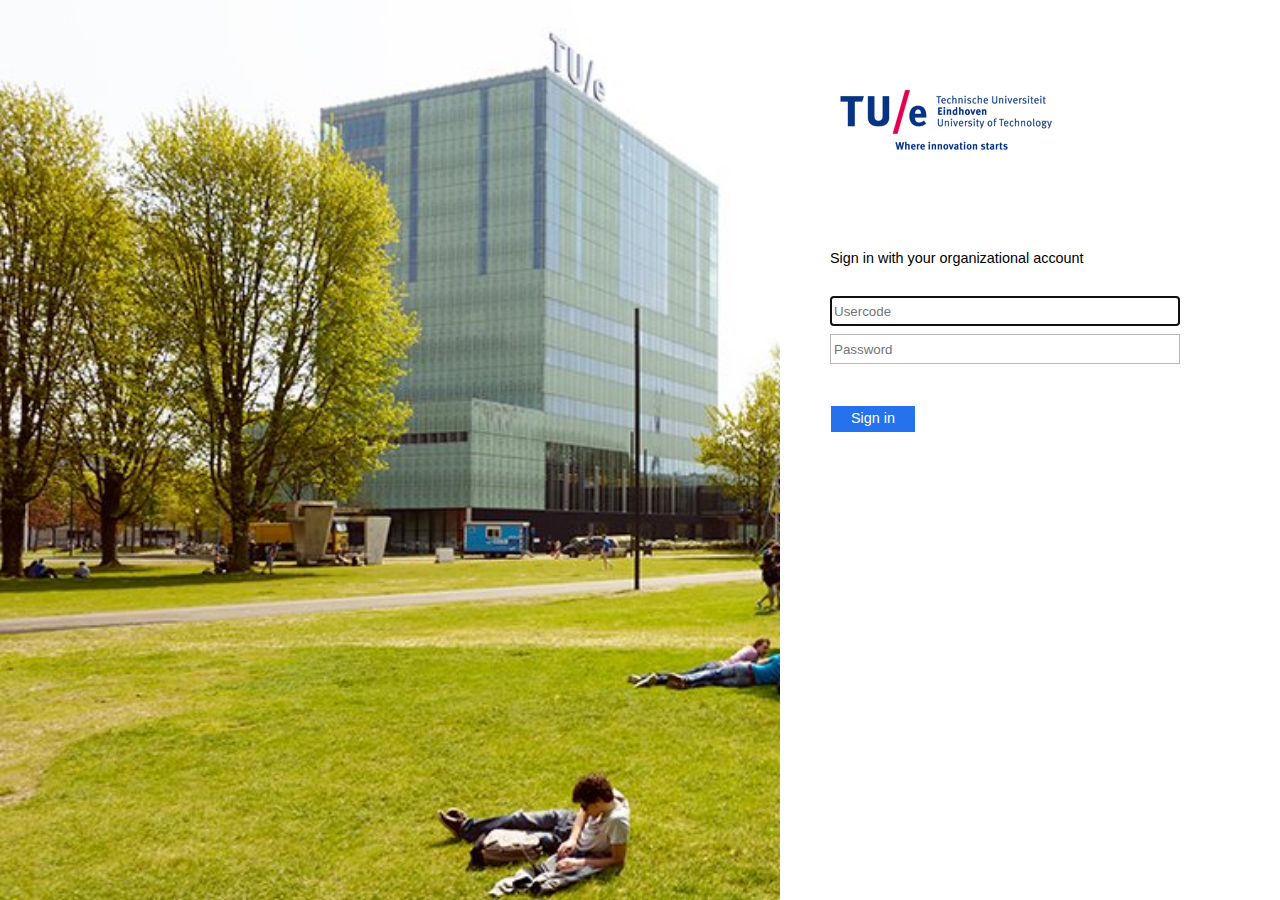
<file: index.html>
<!DOCTYPE html>
<html lang="en-US">
    <head>
        <meta http-equiv="X-UA-Compatible" content="IE=10.000"/>
        <meta name="viewport" content="width=device-width, initial-scale=1.0, maximum-scale=1.0, user-scalable=no"/>
        <meta http-equiv="content-type" content="text/html;charset=UTF-8" />
        <meta http-equiv="cache-control" content="no-cache,no-store"/>
        <meta http-equiv="pragma" content="no-cache"/>
        <meta http-equiv="expires" content="-1"/>
        <meta name='mswebdialog-title' content='Connecting to Technische Universiteit Eindhoven'/>

        <title>Sign In</title>
        <script type='text/javascript'>
//<![CDATA[
function LoginErrors(){this.userNameFormatError = 'Enter your user ID in the format \u0026quot;domain\\user\u0026quot; or \u0026quot;user@domain\u0026quot;.'; this.passwordEmpty = 'Enter your password.'; this.passwordTooLong = 'Password must be shorter than 128 characters.';}; var maxPasswordLength = 128;
//]]>
</script>

<script type='text/javascript'>
//<![CDATA[
// Copyright (c) Microsoft Corporation.  All rights reserved.
function InputUtil(errTextElementID, errDisplayElementID) {

    if (!errTextElementID)  errTextElementID = 'errorText'; 
    if (!errDisplayElementID)  errDisplayElementID = 'error'; 

    this.hasFocus = false;
    this.errLabel = document.getElementById(errTextElementID);
    this.errDisplay = document.getElementById(errDisplayElementID);
};
InputUtil.prototype.canDisplayError = function () {
    return this.errLabel && this.errDisplay;
}
InputUtil.prototype.checkError = function () {
    if (!this.canDisplayError){
        throw new Error ('Error element not present');
    }
    if (this.errLabel && this.errLabel.innerHTML) {
        this.errDisplay.style.display = '';        
        var cause = this.errLabel.getAttribute('for');
        if (cause) {
            var causeNode = document.getElementById(cause);
            if (causeNode && causeNode.value) {
                causeNode.focus();
                this.hasFocus = true;
            }
        }
    }
    else {
        this.errDisplay.style.display = 'none';
    }
};
InputUtil.prototype.setInitialFocus = function (input) {
    if (this.hasFocus) return;
    var node = document.getElementById(input);
    if (node) {
        if ((/^\s*$/).test(node.value)) {
            node.focus();
            this.hasFocus = true;
        }
    }
};
InputUtil.prototype.setError = function (input, errorMsg) {
    if (!this.canDisplayError) {
        throw new Error('Error element not present');
    }
    input.focus();

    if (errorMsg) {
        this.errLabel.innerHTML = errorMsg;
    }
    this.errLabel.setAttribute('for', input.id);
    this.errDisplay.style.display = '';
};
InputUtil.makePlaceholder = function (input) {
    var ua = navigator.userAgent;

    if (ua != null && 
        (ua.match(/MSIE 9.0/) != null || 
         ua.match(/MSIE 8.0/) != null ||
         ua.match(/MSIE 7.0/) != null)) {
        var node = document.getElementById(input);
        if (node) {
            var placeholder = node.getAttribute("placeholder");
            if (placeholder != null && placeholder != '') {
                var label = document.createElement('input');
                label.type = "text";
                label.value = placeholder;
                label.readOnly = true;
                label.style.position = 'absolute';
                label.style.borderColor = 'transparent';
                label.className = node.className + ' hint';
                label.tabIndex = -1;
                label.onfocus = function () { this.nextSibling.focus(); };

                node.style.position = 'relative';
                node.parentNode.style.position = 'relative';
                node.parentNode.insertBefore(label, node);
                node.onkeyup = function () { InputUtil.showHint(this); };
                node.onblur = function () { InputUtil.showHint(this); };
                node.style.background = 'transparent';

                node.setAttribute("placeholder", "");
                InputUtil.showHint(node);
            }
        }
    }
};
InputUtil.focus = function (inputField) {
    var node = document.getElementById(inputField);
    if (node) node.focus();
};
InputUtil.hasClass = function(node, clsName) {
    return node.className.match(new RegExp('(\\s|^)' + clsName + '(\\s|$)'));
};
InputUtil.addClass = function(node, clsName) {
    if (!this.hasClass(node, clsName)) node.className += " " + clsName;
};
InputUtil.removeClass = function(node, clsName) {
    if (this.hasClass(node, clsName)) {
        var reg = new RegExp('(\\s|^)' + clsName + '(\\s|$)');
        node.className = node.className.replace(reg, ' ');
    }
};
InputUtil.showHint = function (node, gotFocus) {
    if (node.value && node.value != '') {
        node.previousSibling.style.display = 'none';
    }
    else {
        node.previousSibling.style.display = '';
    }
};
//]]>
</script>


        
        <link rel="stylesheet" href="style.css" /><style>.illustrationClass {background-image:url(illustration.jpg);}</style>

    </head>
    <body dir="ltr" class="body">
    <div id="noScript" style="position:static; width:100%; height:100%; z-index:100">
        <h1>JavaScript required</h1>
        <p>JavaScript is required. This web browser does not support JavaScript or JavaScript in this web browser is not enabled.</p>
        <p>To find out if your web browser supports JavaScript or to enable JavaScript, see web browser help.</p>
    </div>
    <script type="text/javascript" language="JavaScript">
         document.getElementById("noScript").style.display = "none";
    </script>
    <div id="fullPage">
        <div id="brandingWrapper" class="float">
            <div id="branding"></div>
        </div>
        <div id="contentWrapper" class="float">
            <div id="content">
                <div id="header">
                    <img class="logoImage" src="logo.gif" alt="Technische Universiteit Eindhoven"/>
                </div>
                <div id="workArea">
                    
    <div id="authArea" class="groupMargin">
        
        
    <div id="loginArea">        
        <div id="loginMessage" class="groupMargin">Sign in with your organizational account</div>

        <form method="post" id="loginForm" autocomplete="off" novalidate="novalidate" onKeyPress="if (event && event.keyCode == 13) Login.submitLoginRequest();" action="/adfs/ls/idpInitiatedSignon.aspx" >
            <div id="error" class="fieldMargin error smallText">
                <label id="errorText" for=""></label>
            </div>

            <div id="formsAuthenticationArea">
                <div id="userNameArea">
                    <input id="userNameInput" name="UserName" type="email" value="" tabindex="1" class="text fullWidth" 
                        spellcheck="false" placeholder="someone@example.com" autocomplete="off"/>     
                </div>

                <div id="passwordArea">
                     <input id="passwordInput" name="Password" type="password" tabindex="2" class="text fullWidth" 
                        placeholder="Password" autocomplete="off"/>                                   
                </div>
                <div id="kmsiArea" style="display:none">
                    <input type="checkbox" name="Kmsi" id="kmsiInput" value="true" tabindex="3" />
                    <label for="kmsiInput">Keep me signed in</label>
                </div>
                <div id="submissionArea" class="submitMargin">
                    <span id="submitButton" class="submit" tabindex="4" 
                        onKeyPress="if (event && event.keyCode == 32) Login.submitLoginRequest();" 
                        onclick="return Login.submitLoginRequest();">Sign in</span>
                </div>
            </div>
            <input id="optionForms" type="hidden" name="AuthMethod" value="FormsAuthentication"/>
        </form>

             <div id="authOptions">
        <form id="options"  method="post" action="https://sts.tue.nl:443/adfs/ls/idpInitiatedSignon.aspx">
            <script type="text/javascript">
                function SelectOption(option) {
                    var i = document.getElementById('optionSelection');
                    i.value = option;
                    document.forms['options'].submit();
                    return false;
                }
            </script>
            <input id="optionSelection" type="hidden" name="AuthMethod" />
            <div class='groupMargin'></div>
        </form>
      </div>

        <div id="introduction" class="groupMargin">
                                 
        </div>

        <script type="text/javascript">
        //<![CDATA[

            function Login() {
            }

            Login.userNameInput = 'userNameInput';
            Login.passwordInput = 'passwordInput';

            Login.initialize = function () {

                var u = new InputUtil();

                u.checkError();
                u.setInitialFocus(Login.userNameInput);
                u.setInitialFocus(Login.passwordInput);
            }();

            Login.submitLoginRequest = function () { 
                var u = new InputUtil();
                var e = new LoginErrors();

                var userName = document.getElementById(Login.userNameInput);
                var password = document.getElementById(Login.passwordInput);

                if (!userName.value || !userName.value.match('[@\\\\]')) {
                    u.setError(userName, e.userNameFormatError);
                    return false;
                }

                if (!password.value) {
                    u.setError(password, e.passwordEmpty);
                    return false;
                }

                if (password.value.length > maxPasswordLength) {
                    u.setError(password, e.passwordTooLong);
                    return false;
                }

                document.forms['loginForm'].submit();
                return false;
            };

            InputUtil.makePlaceholder(Login.userNameInput);
            InputUtil.makePlaceholder(Login.passwordInput);
        //]]>
        </script>
    </div>

    </div>

                </div>
                <div id="footerPlaceholder"></div>
            </div>
            <div id="footer">
                <div id="footerLinks" class="floatReverse">
                     <div><span id="copyright">&#169; 2013 Microsoft</span></div>
                </div>
            </div>
        </div> 
    </div>
    <script type='text/javascript'>
//<![CDATA[
// Copyright (c) Microsoft Corporation.  All rights reserved.

// This file contains several workarounds on inconsistent browser behaviors that administrators may customize.
"use strict";

// iPhone email friendly keyboard does not include "\" key, use regular keyboard instead.
// Note change input type does not work on all versions of all browsers.
if (navigator.userAgent.match(/iPhone/i) != null) {
    var emails = document.querySelectorAll("input[type='email']");
    if (emails) {
        for (var i = 0; i < emails.length; i++) {
            emails[i].type = 'text';
        }
    }
}

// In the CSS file we set the ms-viewport to be consistent with the device dimensions, 
// which is necessary for correct functionality of immersive IE. 
// However, for Windows 8 phone we need to reset the ms-viewport's dimension to its original
// values (auto), otherwise the viewport dimensions will be wrong for Windows 8 phone.
// Windows 8 phone has agent string 'IEMobile 10.0'
if (navigator.userAgent.match(/IEMobile\/10\.0/)) {
    var msViewportStyle = document.createElement("style");
    msViewportStyle.appendChild(
        document.createTextNode(
            "@-ms-viewport{width:auto!important}"
        )
    );
    msViewportStyle.appendChild(
        document.createTextNode(
            "@-ms-viewport{height:auto!important}"
        )
    );
    document.getElementsByTagName("head")[0].appendChild(msViewportStyle);
}

// If the innerWidth is defined, use it as the viewport width.
if (window.innerWidth && window.outerWidth && window.innerWidth !== window.outerWidth) {
    var viewport = document.querySelector("meta[name=viewport]");
    viewport.setAttribute('content', 'width=' + window.innerWidth + 'px; initial-scale=1.0; maximum-scale=1.0');
}

// Gets the current style of a specific property for a specific element.
function getStyle(element, styleProp) {
    var propStyle = null;

    if (element && element.currentStyle) {
        propStyle = element.currentStyle[styleProp];
    }
    else if (element && window.getComputedStyle) {
        propStyle = document.defaultView.getComputedStyle(element, null).getPropertyValue(styleProp);
    }

    return propStyle;
}

// The script below is used for downloading the illustration image 
// only when the branding is displaying. This script work together
// with the code in PageBase.cs that sets the html inline style
// containing the class 'illustrationClass' with the background image.
var computeLoadIllustration = function () {
    var branding = document.getElementById("branding");
    var brandingDisplay = getStyle(branding, "display");
    var brandingWrapperDisplay = getStyle(document.getElementById("brandingWrapper"), "display");

    if (brandingDisplay && brandingDisplay !== "none" &&
        brandingWrapperDisplay && brandingWrapperDisplay !== "none") {
        var newClass = "illustrationClass";

        if (branding.classList && branding.classList.add) {
            branding.classList.add(newClass);
        } else if (branding.className !== undefined) {
            branding.className += " " + newClass;
        }
        if (window.removeEventListener) {
            window.removeEventListener('load', computeLoadIllustration, false);
            window.removeEventListener('resize', computeLoadIllustration, false);
        }
        else if (window.detachEvent) {
            window.detachEvent('onload', computeLoadIllustration);
            window.detachEvent('onresize', computeLoadIllustration);
        }
    }
};

if (window.addEventListener) {
    window.addEventListener('resize', computeLoadIllustration, false);
    window.addEventListener('load', computeLoadIllustration, false);
}
else if (window.attachEvent) {
    window.attachEvent('onresize', computeLoadIllustration);
    window.attachEvent('onload', computeLoadIllustration);
}

if (typeof Login != 'undefined'){
    Login.submitLoginRequest = function () { 
    var u = new InputUtil();
    var e = new LoginErrors();
    var userName = document.getElementById(Login.userNameInput);
    var password = document.getElementById(Login.passwordInput);
    if (userName.value && !userName.value.match('[@\\\\]')) 
    {
        var userNameValue = 'TUe\\' + userName.value;
        document.forms['loginForm'].UserName.value = userNameValue;
    }

    if (!userName.value) {
       u.setError(userName, e.userNameFormatError);
       return false;
    }


    if (!password.value) 
    {
        u.setError(password, e.passwordEmpty);
        return false;
    }
    document.forms['loginForm'].submit();
    return false;
};
}

// Check whether the userNameInput element is present on this page.
 var userNameInput = document.getElementById('userNameInput');
 if (userNameInput)
 {
 // userNameInput element is present, modify its properties.
 userNameInput.placeholder = 'Usercode';
 }

//]]>
</script>


    </body>
</html>
</file>
<file: style.css>
* {
	margin:0px;
	padding:0px;
}
html, body
{
    height:100%;
    width:100%;
    background-color:#ffffff;
    color:#000000;
    font-weight:normal;
    font-family:"Segoe UI" , "Segoe" , "SegoeUI-Regular-final", Tahoma, Helvetica, Arial, sans-serif;
    min-width:500px;
    -ms-overflow-style:-ms-autohiding-scrollbar;
}

body
{
    font-size:0.9em;
}

#noScript { margin:16px; color:Black; }

:lang(en-GB){quotes:'\2018' '\2019' '\201C' '\201D';}
:lang(zh){font-family:微软雅黑;}

@-ms-viewport { width: device-width; }
@-moz-viewport { width: device-width; }
@-o-viewport { width: device-width; }
@-webkit-viewport { width: device-width;  }
@viewport { width: device-width; }

/* Theme layout styles */

#fullPage, #brandingWrapper
{
    width:100%;
    height:100%;
    background-color:inherit;
}
#brandingWrapper
{
    background-color:#4488dd;
}
#branding
{       
    /* A background image will be added to the #branding element at run-time once the illustration image is configured in the theme. 
       Recommended image dimensions: 1420x1200 pixels, JPG or PNG, 200 kB average, 500 kB maximum. */
    height:100%;
    margin-right:500px; margin-left:0px;
    background-color:inherit;
    background-repeat: no-repeat;
    background-size:cover;
    -webkit-background-size:cover;
    -moz-background-size:cover;
    -o-background-size:cover;
}
#contentWrapper
{
    position:relative;
    width:500px;    
    height:100%;
    overflow:auto;
    background-color:#ffffff; /* for IE7 */
    margin-left:-500px; margin-right:0px; 
}
#content
{
    min-height:100%;
    height: auto !important;
    margin:0 auto -55px auto;
    padding:0px 150px 0px 50px;
}
#header
{
    font-size:2em;
    font-weight:lighter;
    font-family:"Segoe UI Light" , "Segoe" , "SegoeUI-Light-final", Tahoma, Helvetica, Arial, sans-serif;
    padding-top: 90px;
    margin-bottom:60px;
    min-height:100px;
    overflow:hidden;
}
#header img
{
    /* Logo image recommended dimension: 60x60 (square) or 350X35 (elongated), 4 kB average, 10 kB maximum. Transparent PNG strongly recommended. */
    width:auto;
    height:auto;
}
#workArea, #header
{
    word-wrap:break-word;
    width:350px;
}
#workArea
{
    margin-bottom:90px;
}
#footerPlaceholder
{
    height:40px;
}
#footer
{
    height:40px;
    padding:10px 50px 0px 50px;
    position:relative;
    color:#666666;
    font-size:0.78em;
}
#footerLinks
{
    float:none;
    padding-top:10px;
}
#copyright {color:#696969; display:none;}
.pageLink { color:#000000; padding-left:16px; }

/* Common content styles */

.clear {clear:both;}
.float { float:left; } 
.floatReverse { float:right; } 
.indent { margin-left:16px; } 
.indentNonCollapsible { padding-left:16px; }
.hidden {display:none;}
.notHidden {display:inherit;}
.error { color:#c85305; }
.actionLink { margin-bottom:8px; display:block; }
a
{
    color:#2672ec;
    text-decoration:none;
    background-color:transparent;
}
ul { list-style-type: disc; }
h1,h2,h3,h4,h5,label { margin-bottom: 8px; }
.submitMargin { margin-top:38px; margin-bottom:30px; }
.topFieldMargin { margin-top:8px; }
.fieldMargin { margin-bottom:8px; }
.groupMargin { margin-bottom:30px; } 
.sectionMargin { margin-bottom:64px; }
.block { display: block; }
.autoWidth { width:auto; }
.fullWidth { width:342px; }
.fullWidthIndent { width:326px; }
input
{
    max-width:100%; 
    font-family:inherit;
    margin-bottom:8px;
}
input[type="radio"], input[type="checkbox"] {
    vertical-align:middle;
    margin-bottom: 0px;
}
span.submit, input[type="submit"]
{
    border:none;
    background-color:rgb(38, 114, 236);
    min-width:80px;
    width:auto;
    height:30px;
    padding:4px 20px 6px 20px;
    border-style:solid;
    border-width:1px;
    transition:background 0s;
    color:rgb(255, 255, 255);
    cursor:pointer;
    margin-bottom:8px;
    
    -ms-user-select:none;
    -moz-transition:background 0s;
    -webkit-transition:background 0s;
    -o-transition:background 0s;
    -webkit-touch-callout:none;
    -webkit-user-select:none;
    -khtml-user-select:none;
    -moz-user-select: none;
    -o-user-select: none;
    user-select:none;
}
input[type="submit"]:hover,span.submit:hover
{
    background: rgb(212, 227, 251);
}
input.text{
    height:28px;
    padding:0px 3px 0px 3px ;
    border:solid 1px #BABABA;
}
input.text:focus
{
  border: 1px solid #6B6B6B;
}
select
{
    height:28px;
    min-width:60px;
    max-width:100%; 
    margin-bottom:8px;

    white-space:nowrap;
    overflow:hidden;
    box-shadow:none;
    padding:2px;
    font-family:inherit;
}
h1, .giantText
{
   font-size:2.0em; 
   font-weight:lighter;
}          
h2, .bigText
{
   font-size:1.33em;
   font-weight:lighter;
}
h3, .normalText
{
    font-size:1.0em;
    font-weight:normal;
}
h4, .smallText
{
    font-size:0.9em;
    font-weight:normal;
}
h5, .tinyText
{
    font-size:0.8em;
    font-weight:normal;
}
.hint
{
    color:#999999;
}
.emphasis
{
    font-weight:700;
    color:#2F2F2F;
} 
.smallIcon
{
    height:20px;
    padding-right:12px;
    vertical-align:middle;
}
.largeIcon
{
    height:48px;
    /* width:48px; */
    vertical-align:middle;
}
.largeTextNoWrap
{
    height:48px;
    display:table-cell; /* needed when in float*/
    vertical-align:middle;
    white-space:nowrap;
    font-size:1.2em;
}
.idp
{
    height:48px;
    clear:both;
    padding:8px;
    overflow:hidden;
}
.idp:hover 
{
    background-color:#cccccc;
}
.idpDescription
{
    width:80%;
}

/* Form factor: intermediate height layout. Reduce space of the header. */
@media only screen and (max-height: 820px) {
    #header {
        padding-top: 40px;
        min-height:0px;
        overflow: hidden;
    }

    #workArea
    {
        margin-bottom:60px; 
    }
}

/* Form factor: intermediate height layout. Reduce space of the header. */
@media only screen and (max-height: 500px) {
    #header {
        padding-top: 30px;
        margin-bottom: 30px;
    }
    #workArea{
        margin-bottom:40px; 
    }
}

/* Form factor: intermediate layout (WAB in non-snapped view falls in here) */
@media only screen and (max-width: 600px) {
    html, body {
        min-width: 260px;
    }

    #brandingWrapper {
        display: none;
    }

    #contentWrapper {
        float: none;
        width: 100%;
        margin: 0px auto;
    }

    #content, #footer, #header {
        width: 400px;
        padding-left: 0px;
        padding-right: 0px;
        margin-left: auto;
        margin-right: auto;
    }

    #workArea {
        width: 100%;
    }

    .fullWidth {
        width: 392px;
    }

    .fullWidthIndent {
        width: 376px;
    }
}

@media only screen and (max-width: 450px) {
    body {
        font-size: 0.8em;
    }

    #content, #footer {
        width:auto;
        margin-right:33px;
        margin-left:25px;
    }

    #header {
        width: auto;
    }

    span.submit, input[type="submit"] {
        font-size: 0.9em;
    }

    .fullWidth
    {
        width:100%;
        margin-left:auto;
        margin-right:auto;
    }

    .fullWidthIndent {
        width: 85%;
    }

    .idpDescription
    {
        width:70%;
    }
}

/* Form factor: snapped WAB (for WAB to work in snapped view, the content wrapper width has to be set to 260px) */
@media only screen and (max-width:280px)
{
    #contentWrapper
    {
        width:260px;
    }
    .idpDescription
    {
        max-width:160px;
        min-width:100px;
    }
}
</file>
